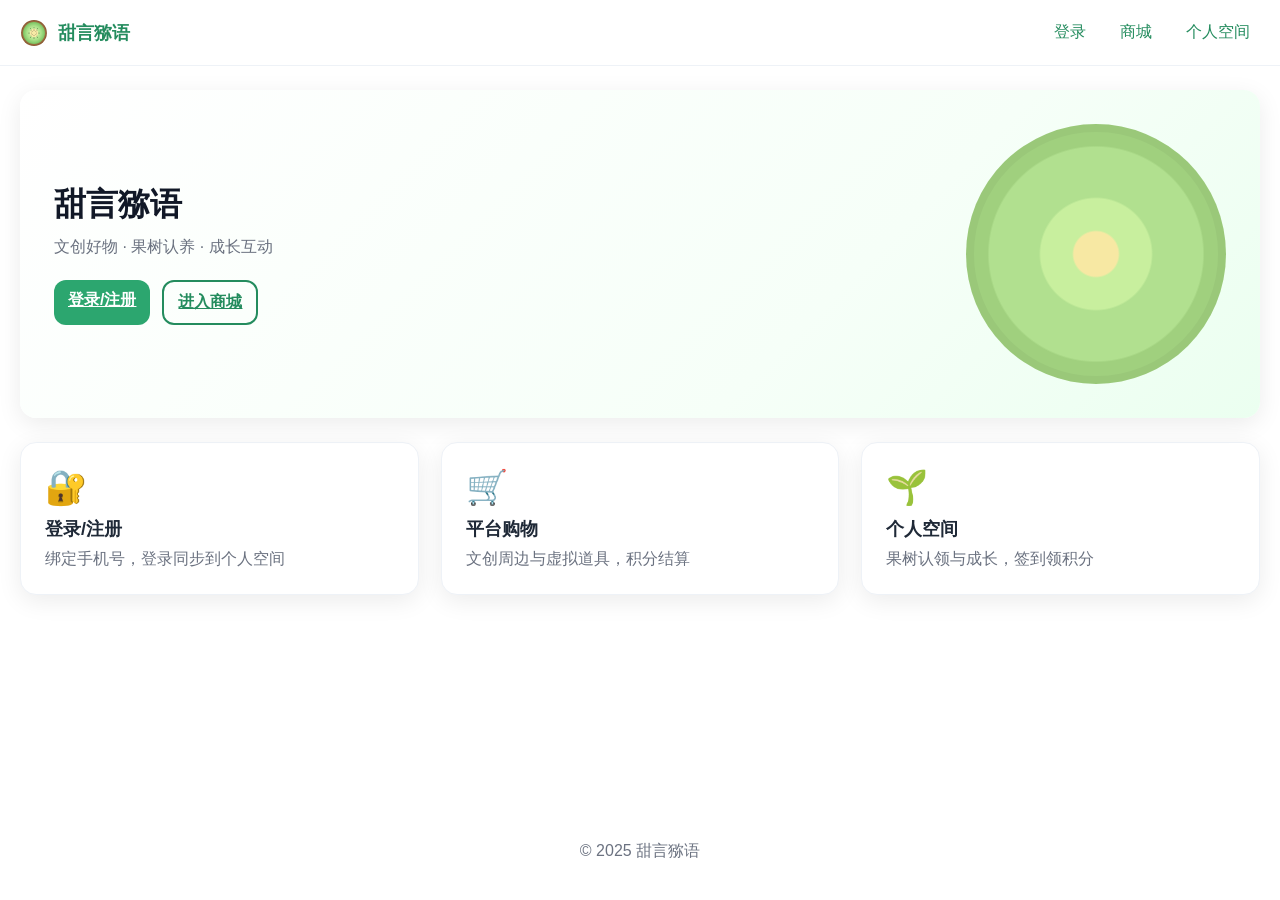
<file: index.html>
<!DOCTYPE html>
<html lang="zh-CN">
<head>
  <meta charset="UTF-8">
  <meta name="viewport" content="width=device-width, initial-scale=1.0">
  <title>甜言猕语 - 首页</title>
  <link rel="icon" type="image/svg+xml" href="./assets/icons/kiwi.svg">
  <link rel="stylesheet" href="./styles/theme.css">
  <meta name="theme-color" content="#2ca66f">
  <meta name="description" content="甜言猕语 - 猕猴桃文创与认养平台，积分商城与果树成长互动。">
</head>
<body class="page page--home">
  <header class="site-header">
    <div class="brand">
      <img class="brand__logo" src="./assets/icons/kiwi.svg" alt="甜言猕语标志">
      <h1 class="brand__title">甜言猕语</h1>
    </div>
    <nav class="top-nav">
      <a class="top-nav__link" href="./pages/login.html">登录</a>
      <a class="top-nav__link" href="./pages/shop.html">商城</a>
      <a class="top-nav__link" href="./pages/space.html">个人空间</a>
    </nav>
  </header>

  <main class="home">
    <section class="hero">
      <div class="hero__content">
        <h2 class="hero__title">甜言猕语</h2>
        <p class="hero__subtitle">文创好物 · 果树认养 · 成长互动</p>
        <div class="hero__cta">
          <a class="btn btn--primary" href="./pages/login.html">登录/注册</a>
          <a class="btn btn--outline" href="./pages/shop.html">进入商城</a>
        </div>
      </div>
      <div class="hero__kiwi-rings" aria-hidden="true"></div>
    </section>

    <section class="modules">
      <article class="module-card" onclick="window.location.href='./pages/login.html'">
        <div class="module-card__icon">
          <span class="emoji">🔐</span>
        </div>
        <h3 class="module-card__title">登录/注册</h3>
        <p class="module-card__desc">绑定手机号，登录同步到个人空间</p>
      </article>

      <article class="module-card" onclick="window.location.href='./pages/shop.html'">
        <div class="module-card__icon">
          <span class="emoji">🛒</span>
        </div>
        <h3 class="module-card__title">平台购物</h3>
        <p class="module-card__desc">文创周边与虚拟道具，积分结算</p>
      </article>

      <article class="module-card" onclick="window.location.href='./pages/space.html'">
        <div class="module-card__icon">
          <span class="emoji">🌱</span>
        </div>
        <h3 class="module-card__title">个人空间</h3>
        <p class="module-card__desc">果树认领与成长，签到领积分</p>
      </article>
    </section>
  </main>

  <footer class="site-footer">
    <p>© 2025 甜言猕语</p>
  </footer>

  <script src="./scripts/main.js"></script>
</body>
</html>
</file>
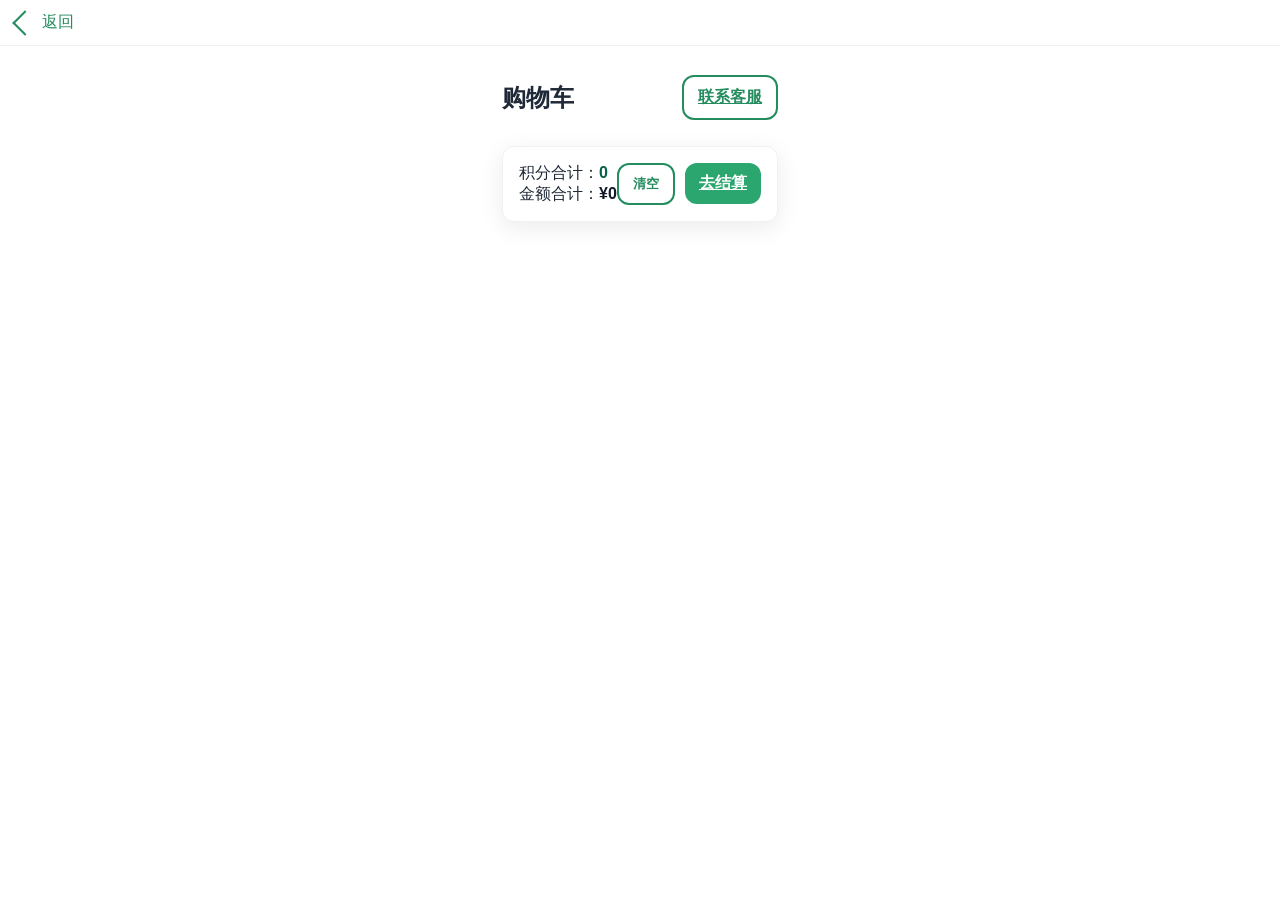
<file: pages/cart.html>
<!DOCTYPE html>
<html lang="zh-CN">
<head>
  <meta charset="UTF-8">
  <meta name="viewport" content="width=device-width, initial-scale=1.0">
  <title>购物车 - 甜言猕语</title>
  <link rel="icon" type="image/svg+xml" href="../assets/icons/kiwi.svg">
  <link rel="stylesheet" href="../styles/theme.css">
</head>
<body class="page">
  <div class="back-bar">
    <a class="back-btn" href="./shop.html"><i class="back-btn__icon"></i> 返回</a>
  </div>
  <main class="container">
    <div class="actions" style="justify-content: space-between;">
      <h2>购物车</h2>
      <a class="btn btn--outline" href="./chat.html">联系客服</a>
    </div>
    <div id="list" class="grid"></div>
    <div class="card" style="margin-top:12px; display:flex; justify-content:space-between; align-items:center;">
      <div>
        <div>积分合计：<span class="points" id="sumPoints">0</span></div>
        <div>金额合计：<span class="price" id="sumPrice">¥0</span></div>
      </div>
      <div class="actions">
        <button class="btn btn--outline" id="clear">清空</button>
        <a class="btn btn--primary" href="./checkout.html">去结算</a>
      </div>
    </div>
  </main>
  <script src="../scripts/main.js"></script>
  <script src="../scripts/cart.js"></script>
</body>
</html>
</file>
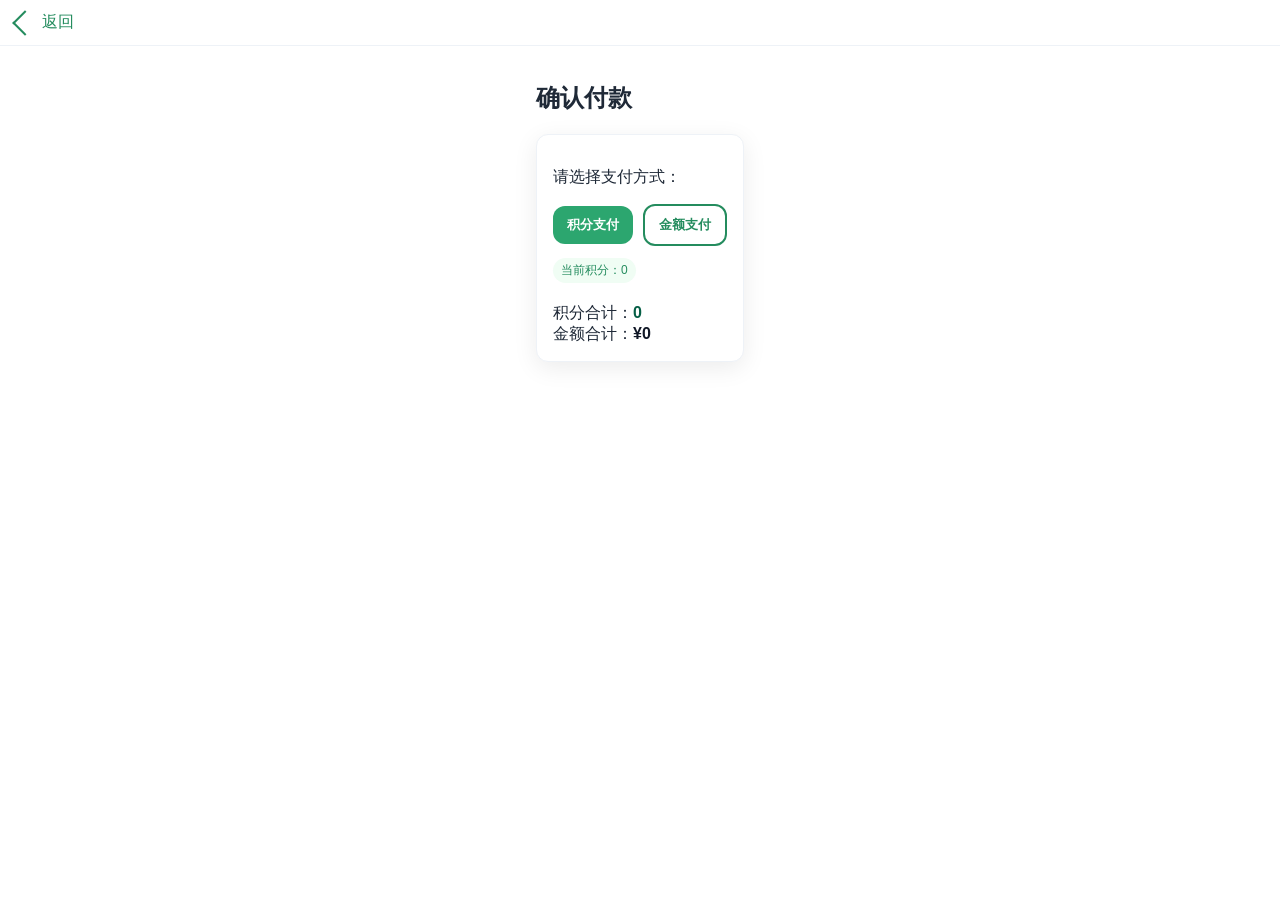
<file: pages/checkout.html>
<!DOCTYPE html>
<html lang="zh-CN">
<head>
  <meta charset="UTF-8">
  <meta name="viewport" content="width=device-width, initial-scale=1.0">
  <title>确认付款 - 甜言猕语</title>
  <link rel="icon" type="image/svg+xml" href="../assets/icons/kiwi.svg">
  <link rel="stylesheet" href="../styles/theme.css">
</head>
<body class="page">
  <div class="back-bar">
    <a class="back-btn" href="./cart.html"><i class="back-btn__icon"></i> 返回</a>
  </div>
  <main class="container">
    <h2>确认付款</h2>
    <div class="card">
      <p>请选择支付方式：</p>
      <div class="actions">
        <button class="btn btn--primary" id="pay-points">积分支付</button>
        <button class="btn btn--outline" id="pay-money" title="示例：仅提示成功">金额支付</button>
      </div>
      <p class="badge">当前积分：<span id="points">0</span></p>
      <div style="margin-top:8px;">
        <div>积分合计：<span class="points" id="sumPoints">0</span></div>
        <div>金额合计：<span class="price" id="sumPrice">¥0</span></div>
      </div>
    </div>
  </main>
  <script src="../scripts/main.js"></script>
  <script src="../scripts/checkout.js"></script>
</body>
</html>
</file>
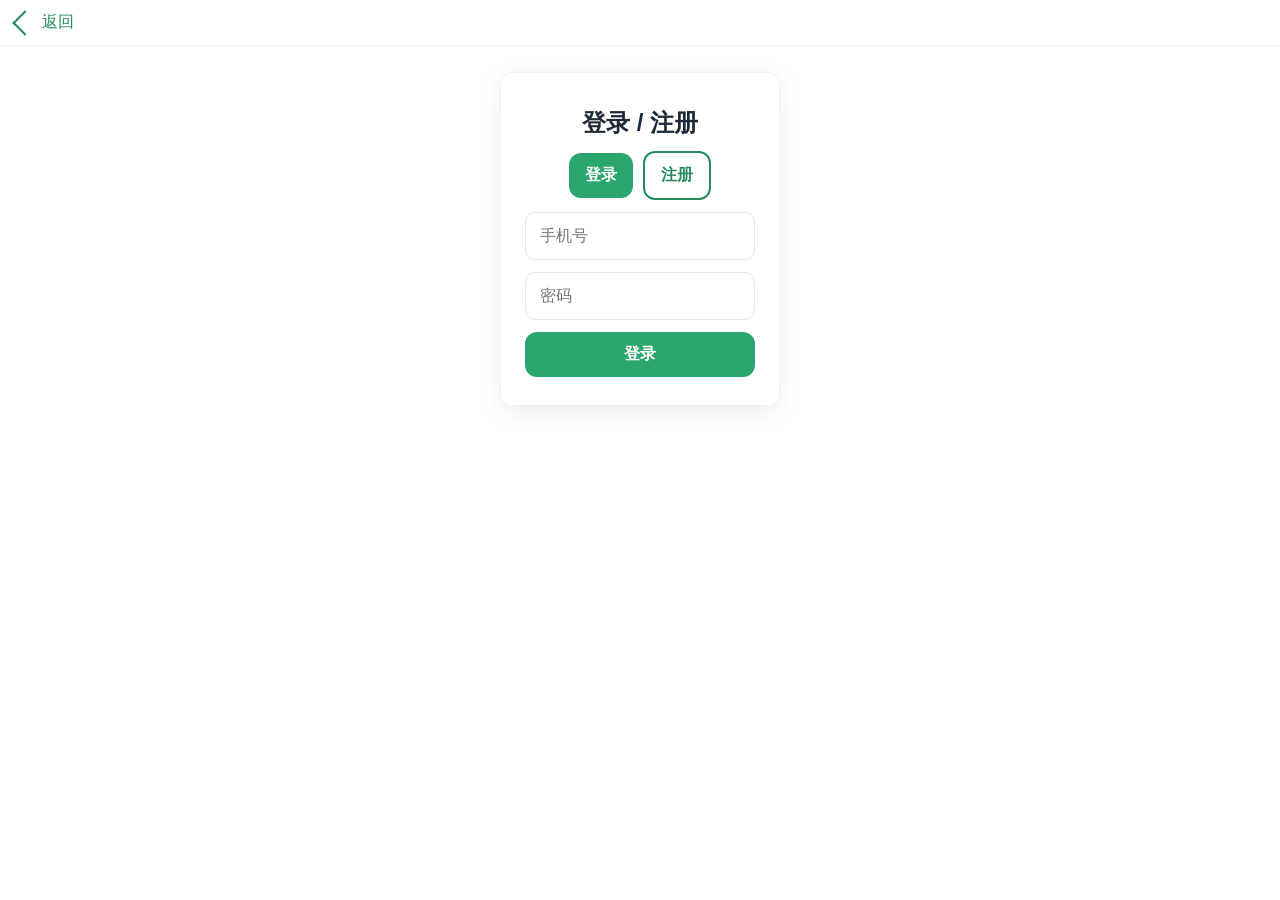
<file: pages/login.html>
<!DOCTYPE html>
<html lang="zh-CN">
<head>
  <meta charset="UTF-8">
  <meta name="viewport" content="width=device-width, initial-scale=1.0">
  <title>登录 / 注册 - 甜言猕语</title>
  <link rel="icon" type="image/svg+xml" href="../assets/icons/kiwi.svg">
  <link rel="stylesheet" href="../styles/theme.css">
</head>
<body class="page">
  <div class="back-bar">
    <a class="back-btn" href="../index.html"><i class="back-btn__icon"></i> 返回</a>
  </div>
  <main class="container auth-layout">
    <div class="card auth-card">
      <h2>登录 / 注册</h2>
      <div class="actions" style="margin-bottom:12px;">
        <button class="btn btn--primary" id="tab-login">登录</button>
        <button class="btn btn--outline" id="tab-register">注册</button>
      </div>
      <form id="form-login" class="form">
        <input class="input" type="tel" placeholder="手机号" required id="login-phone">
        <input class="input" type="password" placeholder="密码" required id="login-pass">
        <button class="btn btn--primary" type="submit">登录</button>
      </form>
      <form id="form-register" class="form" style="display:none;">
        <input class="input" type="tel" placeholder="手机号" required id="reg-phone">
        <input class="input" type="text" placeholder="用户名" required id="reg-name">
        <input class="input" type="password" placeholder="密码" required id="reg-pass">
        <button class="btn btn--primary" type="submit">注册</button>
      </form>
    </div>
  </main>

  <script src="../scripts/main.js"></script>
  <script src="../scripts/login.js"></script>
</body>
</html>
</file>
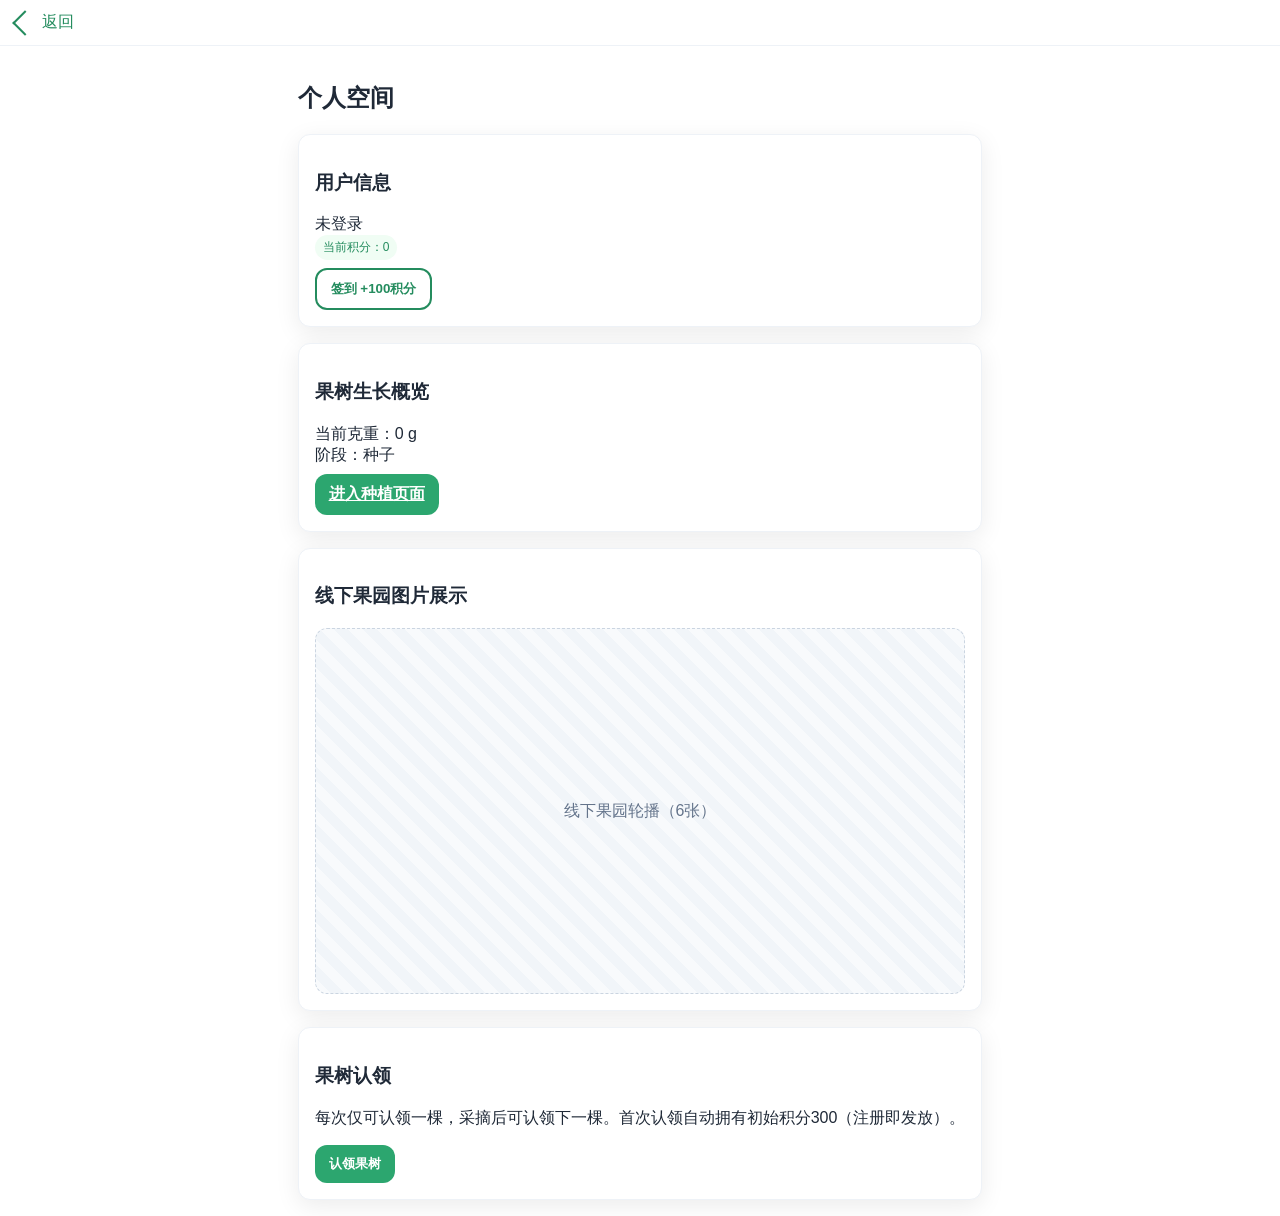
<file: pages/space.html>
<!DOCTYPE html>
<html lang="zh-CN">
<head>
  <meta charset="UTF-8">
  <meta name="viewport" content="width=device-width, initial-scale=1.0">
  <title>个人空间 - 甜言猕语</title>
  <link rel="icon" type="image/svg+xml" href="../assets/icons/kiwi.svg">
  <link rel="stylesheet" href="../styles/theme.css">
</head>
<body class="page">
  <div class="back-bar">
    <a class="back-btn" href="../index.html"><i class="back-btn__icon"></i> 返回</a>
  </div>
  <main class="container">
    <h2>个人空间</h2>
    <div class="grid">
      <div class="card">
        <h3>用户信息</h3>
        <div id="userInfo">未登录</div>
        <div class="badge">当前积分：<span id="points">0</span></div>
        <div class="actions" style="margin-top:8px;">
          <button class="btn btn--outline" id="sign">签到 +100积分</button>
        </div>
      </div>
      <div class="card">
        <h3>果树生长概览</h3>
        <div>当前克重：<span id="weight">0</span> g</div>
        <div id="stage">阶段：种子</div>
        <div class="actions" style="margin-top:8px;">
          <a class="btn btn--primary" href="./tree.html">进入种植页面</a>
        </div>
      </div>
      <div class="card">
        <h3>线下果园图片展示</h3>
        <div id="carousel" class="placeholder" style="aspect-ratio:16/9;">线下果园轮播（6张）</div>
      </div>
      <div class="card">
        <h3>果树认领</h3>
        <p>每次仅可认领一棵，采摘后可认领下一棵。首次认领自动拥有初始积分300（注册即发放）。</p>
        <div class="actions">
          <button class="btn btn--primary" id="claim">认领果树</button>
        </div>
      </div>
    </div>
  </main>
  <script src="../scripts/main.js"></script>
  <script src="../scripts/space.js"></script>
</body>
</html>
</file>
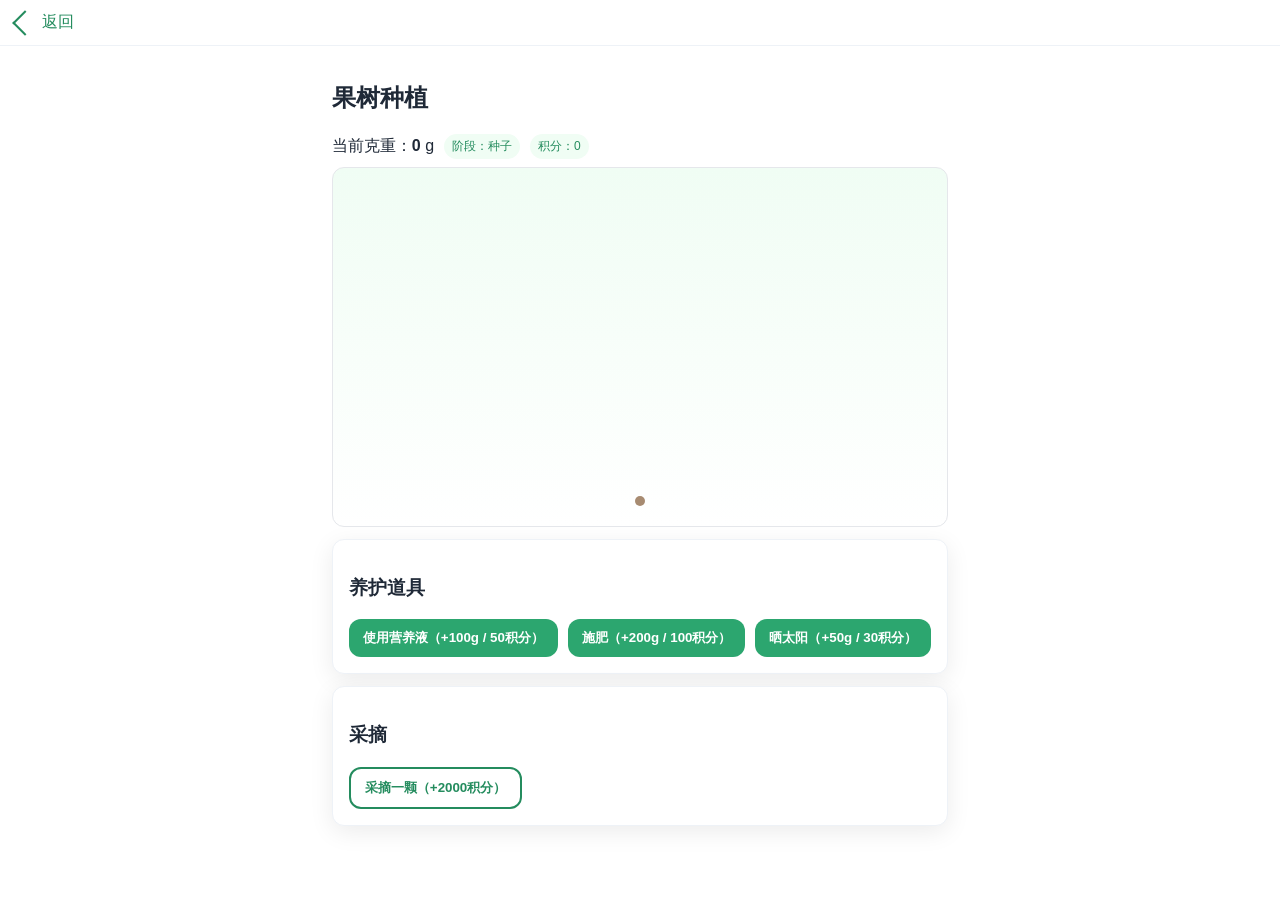
<file: pages/tree.html>
<!DOCTYPE html>
<html lang="zh-CN">
<head>
  <meta charset="UTF-8">
  <meta name="viewport" content="width=device-width, initial-scale=1.0">
  <title>果树种植 - 甜言猕语</title>
  <link rel="icon" type="image/svg+xml" href="../assets/icons/kiwi.svg">
  <link rel="stylesheet" href="../styles/theme.css">
  <style>
    .farm { max-width: 960px; margin: 0 auto; }
    .canvas { height: 360px; border:1px solid #e5e7eb; border-radius:12px; background:linear-gradient(#f0fdf4,#ffffff); display:grid; place-items:center; position:relative; overflow:hidden; }
    .seed, .sprout, .sapling, .adult, .fruiting { position:absolute; bottom:20px; }
    .rack { position:absolute; bottom:70px; left:50%; width:70%; height:8px; background:#c8b197; transform:translateX(-50%); box-shadow:0 4px 0 #a78b71; border-radius:4px; display:none; }
    .vine { position:absolute; left:50%; bottom:80px; width:2px; background:#2ca66f; transform-origin:bottom; box-shadow:0 0 0 2px #2ca66f; border-radius:2px; }
    .leaf { width:14px; height:8px; background:#79c16c; border-radius:8px 8px 8px 0; transform:rotate(25deg); position:absolute; }
    .kiwi { width:18px; height:24px; background:#8b6a46; border-radius:12px; position:absolute; box-shadow: inset 0 0 6px #5e4630; }
  </style>
</head>
<body class="page">
  <div class="back-bar">
    <a class="back-btn" href="./space.html"><i class="back-btn__icon"></i> 返回</a>
  </div>
  <main class="container farm">
    <h2>果树种植</h2>
    <div class="actions" style="margin-bottom:8px;">
      <span>当前克重：<strong id="weight">0</strong> g</span>
      <span class="badge" id="stage">阶段：种子</span>
      <span class="badge">积分：<span id="points">0</span></span>
    </div>
    <div class="canvas" id="canvas">
      <div class="rack" id="rack"></div>
    </div>
    <div class="card" style="margin-top:12px;">
      <h3>养护道具</h3>
      <div class="actions">
        <button class="btn btn--primary" id="use-nyy">使用营养液（+100g / 50积分）</button>
        <button class="btn btn--primary" id="use-fl">施肥（+200g / 100积分）</button>
        <button class="btn btn--primary" id="use-yg">晒太阳（+50g / 30积分）</button>
      </div>
    </div>
    <div class="card" style="margin-top:12px;">
      <h3>采摘</h3>
      <button class="btn btn--outline" id="harvest">采摘一颗（+2000积分）</button>
    </div>
  </main>
  <script src="../scripts/main.js"></script>
  <script src="../scripts/tree.js"></script>
</body>
</html>
</file>
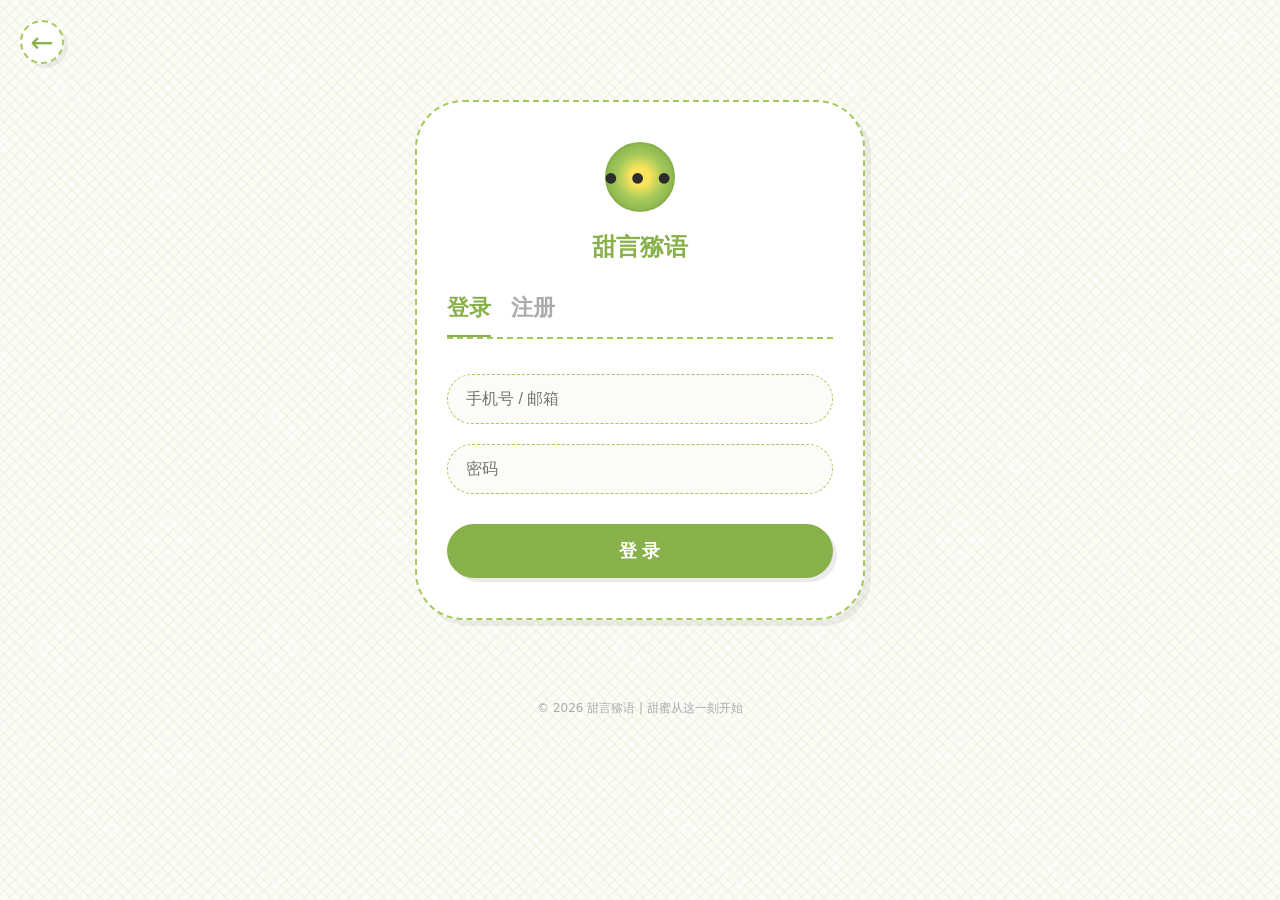
<file: 网页设计/login.html>
<!DOCTYPE html>
<html lang="zh-CN">
<head>
    <meta charset="UTF-8">
    <meta name="viewport" content="width=device-width, initial-scale=1.0, user-scalable=yes">
    <title>登录/注册 - 甜言猕语</title>
    <link rel="stylesheet" href="https://cdnjs.cloudflare.com/ajax/libs/font-awesome/6.0.0-beta3/css/all.min.css">
    <style>
        * {
            margin: 0;
            padding: 0;
            box-sizing: border-box;
        }

        body {
            background-color: #FDFBF7;
            font-family: 'Nunito', 'Quicksand', system-ui, sans-serif;
            padding: 20px;
            position: relative;
        }

        /* 手绘背景纹理 */
        body::before {
            content: "";
            position: fixed;
            top: 0;
            left: 0;
            width: 100%;
            height: 100%;
            background-image: 
                repeating-linear-gradient(45deg, rgba(163,201,90,0.08) 0px, rgba(163,201,90,0.08) 2px, transparent 2px, transparent 8px),
                repeating-linear-gradient(135deg, rgba(136,176,75,0.06) 0px, rgba(136,176,75,0.06) 2px, transparent 2px, transparent 8px);
            z-index: -1;
            pointer-events: none;
        }

        :root {
            --green-dark: #88B04B;
            --green-mid: #A3C95A;
            --green-light: #D3E0B3;
        }

        /* 返回按钮 */
        .back-btn {
            position: fixed;
            top: 20px;
            left: 20px;
            font-size: 28px;
            color: var(--green-dark);
            background: white;
            width: 44px;
            height: 44px;
            border-radius: 30px;
            display: flex;
            align-items: center;
            justify-content: center;
            box-shadow: 4px 4px 0 rgba(0,0,0,0.06);
            cursor: pointer;
            z-index: 99;
            text-decoration: none;
            border: 2px dashed var(--green-mid);
            transition: 0.2s;
        }
        .back-btn:hover {
            transform: translateX(-2px);
            box-shadow: 6px 6px 0 rgba(0,0,0,0.08);
        }

        .container {
            max-width: 450px;
            margin: 80px auto;
            background: white;
            border-radius: 48px;
            padding: 40px 30px;
            border: 2px dashed var(--green-mid);
            box-shadow: 6px 6px 0 rgba(0,0,0,0.06);
            position: relative;
        }

        .logo {
            text-align: center;
            margin-bottom: 30px;
        }
        .logo .kiwi-logo {
            display: inline-block;
            width: 70px;
            height: 70px;
            background: radial-gradient(circle, #F9E45B 20%, #A3C95A 50%, #88B04B 80%);
            border-radius: 50%;
            position: relative;
            border: 2px solid var(--green-dark);
        }
        .logo .kiwi-logo::before {
            content: "● ● ●";
            position: absolute;
            font-size: 14px;
            color: #2c2c2c;
            top: 50%;
            left: 50%;
            transform: translate(-50%, -50%);
            letter-spacing: 5px;
            white-space: nowrap;
        }
        .logo h2 {
            color: var(--green-dark);
            margin-top: 15px;
            font-size: 24px;
        }

        .tabs {
            display: flex;
            gap: 20px;
            margin-bottom: 35px;
            border-bottom: 2px dashed var(--green-mid);
        }
        .tab {
            font-size: 22px;
            font-weight: bold;
            padding-bottom: 12px;
            cursor: pointer;
            color: #aaa;
        }
        .tab.active {
            color: var(--green-dark);
            border-bottom: 2px solid var(--green-dark);
        }

        .form-group {
            margin-bottom: 20px;
        }
        input {
            width: 100%;
            padding: 15px 18px;
            border: 1.5px dashed var(--green-mid);
            border-radius: 40px;
            font-size: 16px;
            outline: none;
            background: #FDFBF7;
            transition: 0.2s;
        }
        input:focus {
            border-color: var(--green-dark);
            border-style: solid;
        }

        .btn {
            background: var(--green-dark);
            color: white;
            border: none;
            width: 100%;
            padding: 15px;
            border-radius: 60px;
            font-size: 18px;
            font-weight: bold;
            cursor: pointer;
            margin-top: 10px;
            box-shadow: 4px 4px 0 rgba(0,0,0,0.08);
            transition: 0.2s;
        }
        .btn:hover {
            transform: translateY(-2px);
            box-shadow: 6px 6px 0 rgba(0,0,0,0.1);
        }

        .form-panel {
            display: none;
        }
        .form-panel.active-panel {
            display: block;
        }

        footer {
            text-align: center;
            font-size: 12px;
            color: #aaa;
            margin-top: 40px;
        }
    </style>
</head>
<body>

<a class="back-btn" href="index.html">←</a>

<div class="container">
    <div class="logo">
        <div class="kiwi-logo"></div>
        <h2>甜言猕语</h2>
    </div>
    <div class="tabs">
        <div class="tab active" data-tab="login">登录</div>
        <div class="tab" data-tab="register">注册</div>
    </div>

    <div id="loginPanel" class="form-panel active-panel">
        <div class="form-group"><input type="text" id="loginAccount" placeholder="手机号 / 邮箱"></div>
        <div class="form-group"><input type="password" id="loginPwd" placeholder="密码"></div>
        <button class="btn" id="doLogin">登 录</button>
    </div>

    <div id="registerPanel" class="form-panel">
        <div class="form-group"><input type="text" id="regPhone" placeholder="手机号"></div>
        <div class="form-group"><input type="text" id="regName" placeholder="用户名"></div>
        <div class="form-group"><input type="password" id="regPwd" placeholder="密码"></div>
        <button class="btn" id="doRegister">注 册</button>
    </div>
</div>

<footer>© 2026 甜言猕语 | 甜蜜从这一刻开始</footer>

<script>
    const tabs = document.querySelectorAll('.tab');
    const loginPanel = document.getElementById('loginPanel');
    const registerPanel = document.getElementById('registerPanel');
    tabs.forEach(tab => {
        tab.addEventListener('click', () => {
            tabs.forEach(t => t.classList.remove('active'));
            tab.classList.add('active');
            if(tab.dataset.tab === 'login') {
                loginPanel.classList.add('active-panel');
                registerPanel.classList.remove('active-panel');
            } else {
                registerPanel.classList.add('active-panel');
                loginPanel.classList.remove('active-panel');
            }
        });
    });

    document.getElementById('doRegister').addEventListener('click', () => {
        let phone = document.getElementById('regPhone').value.trim();
        let name = document.getElementById('regName').value.trim();
        let pwd = document.getElementById('regPwd').value.trim();
        if(!phone || !name || !pwd) { alert('请填写完整信息'); return; }
        let user = { phone, username: name, password: pwd, points: 300, currentTree: null };
        localStorage.setItem('kiwi_user', JSON.stringify(user));
        if(!localStorage.getItem('kiwi_tree')) {
            localStorage.setItem('kiwi_tree', JSON.stringify({ weight_g: 0, lastSignDate: null, currentTreeId: null }));
        }
        alert('注册成功！赠送300积分');
        location.href = 'personal-space.html';
    });

    document.getElementById('doLogin').addEventListener('click', () => {
        let account = document.getElementById('loginAccount').value.trim();
        let pwd = document.getElementById('loginPwd').value.trim();
        let stored = localStorage.getItem('kiwi_user');
        if(stored) {
            let user = JSON.parse(stored);
            if((account === user.phone || account === user.username) && pwd === user.password) {
                alert('登录成功');
                location.href = 'personal-space.html';
            } else { alert('账号或密码错误'); }
        } else {
            alert('请先注册');
        }
    });
</script>
</body>
</html>
</file>
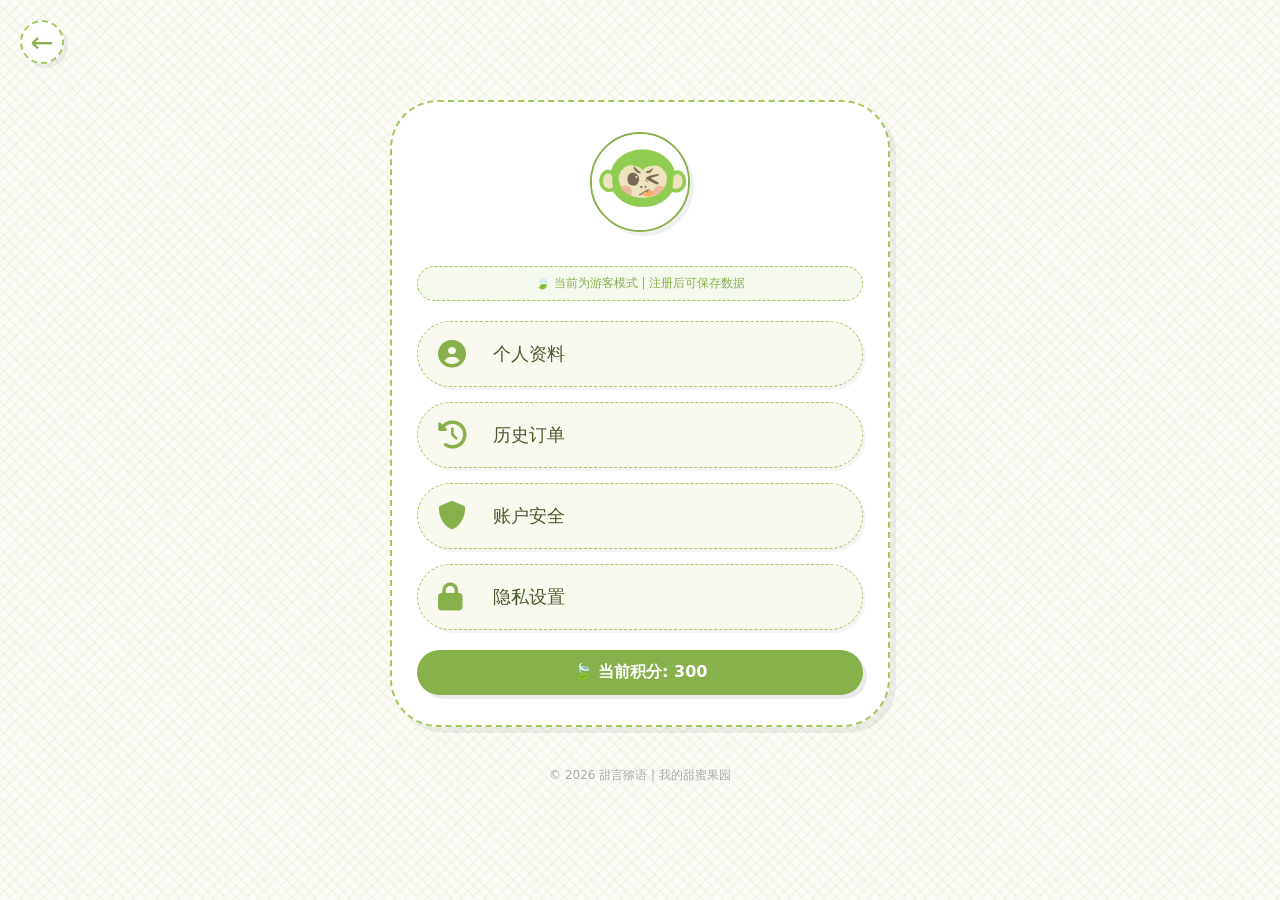
<file: 网页设计/personal-space.html>
<!DOCTYPE html>
<html lang="zh-CN">
<head>
    <meta charset="UTF-8">
    <meta name="viewport" content="width=device-width, initial-scale=1.0, user-scalable=yes">
    <title>个人空间 - 甜言猕语</title>
    <link rel="stylesheet" href="https://cdnjs.cloudflare.com/ajax/libs/font-awesome/6.0.0-beta3/css/all.min.css">
    <style>
        * {
            margin: 0;
            padding: 0;
            box-sizing: border-box;
        }

        body {
            background-color: #FDFBF7;
            font-family: 'Nunito', 'Quicksand', system-ui, sans-serif;
            padding: 20px;
            position: relative;
        }

        body::before {
            content: "";
            position: fixed;
            top: 0;
            left: 0;
            width: 100%;
            height: 100%;
            background-image: 
                repeating-linear-gradient(45deg, rgba(163,201,90,0.08) 0px, rgba(163,201,90,0.08) 2px, transparent 2px, transparent 8px),
                repeating-linear-gradient(135deg, rgba(136,176,75,0.06) 0px, rgba(136,176,75,0.06) 2px, transparent 2px, transparent 8px);
            z-index: -1;
            pointer-events: none;
        }

        :root {
            --green-dark: #88B04B;
            --green-mid: #A3C95A;
            --green-light: #D3E0B3;
        }

        .back-btn {
            position: fixed;
            top: 20px;
            left: 20px;
            font-size: 28px;
            color: var(--green-dark);
            background: white;
            width: 44px;
            height: 44px;
            border-radius: 30px;
            display: flex;
            align-items: center;
            justify-content: center;
            box-shadow: 4px 4px 0 rgba(0,0,0,0.06);
            cursor: pointer;
            z-index: 99;
            text-decoration: none;
            border: 2px dashed var(--green-mid);
            transition: 0.2s;
        }
        .back-btn:hover {
            transform: translateX(-2px);
            box-shadow: 6px 6px 0 rgba(0,0,0,0.08);
        }

        .container {
            max-width: 500px;
            margin: 80px auto 30px;
            background: white;
            border-radius: 48px;
            padding: 30px 25px;
            border: 2px dashed var(--green-mid);
            box-shadow: 6px 6px 0 rgba(0,0,0,0.06);
        }

        .avatar {
            text-align: center;
            margin-bottom: 30px;
        }
        .avatar img {
            width: 100px;
            height: 100px;
            border-radius: 50%;
            object-fit: cover;
            border: 2px solid var(--green-dark);
            box-shadow: 4px 4px 0 rgba(0,0,0,0.06);
        }

        .guest-tag {
            background: #F5F9EE;
            color: var(--green-dark);
            padding: 8px;
            border-radius: 30px;
            text-align: center;
            font-size: 12px;
            margin-bottom: 20px;
            border: 1px dashed var(--green-mid);
        }

        .module {
            background: #F9F9F0;
            margin: 15px 0;
            padding: 18px 20px;
            border-radius: 60px;
            display: flex;
            align-items: center;
            gap: 15px;
            cursor: pointer;
            transition: 0.2s;
            border: 1px dashed var(--green-mid);
            box-shadow: 3px 3px 0 rgba(0,0,0,0.04);
        }
        .module:hover {
            transform: translateY(-2px);
            box-shadow: 5px 5px 0 rgba(0,0,0,0.08);
        }
        .module i {
            font-size: 28px;
            color: var(--green-dark);
            width: 40px;
        }
        .module span {
            font-size: 18px;
            font-weight: 500;
            color: #4a5b2e;
        }

        .points-badge {
            background: var(--green-dark);
            color: white;
            padding: 12px;
            border-radius: 60px;
            text-align: center;
            margin-top: 20px;
            font-weight: bold;
            box-shadow: 4px 4px 0 rgba(0,0,0,0.08);
        }

        footer {
            text-align: center;
            font-size: 12px;
            color: #aaa;
            margin-top: 40px;
        }
    </style>
</head>
<body>
<a class="back-btn" href="index.html">←</a>
<div class="container">
    <div class="avatar">
        <img src="avatar.png" alt="头像" onerror="this.src='data:image/svg+xml,%3Csvg xmlns=%22http://www.w3.org/2000/svg%22 viewBox=%220 0 100 100%22%3E%3Ccircle cx=%2250%22 cy=%2250%22 r=%2245%22 fill=%22%238B5E3C%22/%3E%3Ctext x=%2250%22 y=%2270%22 text-anchor=%22middle%22 font-size=%2240%22 fill=%22white%22%3E🐵%3C/text%3E%3C/svg%3E'">
    </div>
    <div class="guest-tag" id="guestTag">🍃 当前为游客模式 | 注册后可保存数据</div>
    <div class="module" onclick="alert('个人资料：可编辑昵称、手机等')"><i class="fas fa-user-circle"></i> <span>个人资料</span></div>
    <div class="module" onclick="alert('历史订单：暂无订单')"><i class="fas fa-history"></i> <span>历史订单</span></div>
    <div class="module" onclick="alert('账户安全：修改密码')"><i class="fas fa-shield-alt"></i> <span>账户安全</span></div>
    <div class="module" onclick="alert('隐私设置：谁可以看我的动态')"><i class="fas fa-lock"></i> <span>隐私设置</span></div>
    <div class="points-badge" id="pointsShow">🍃 当前积分: --</div>
</div>
<footer>© 2026 甜言猕语 | 我的甜蜜果园</footer>
<script>
    let user = JSON.parse(localStorage.getItem('kiwi_user'));
    if(!user) {
        user = { phone: 'guest', username: '游客', password: '', points: 300, currentTree: null, isGuest: true };
        localStorage.setItem('kiwi_user', JSON.stringify(user));
    }
    if(user.isGuest) {
        document.getElementById('guestTag').innerHTML = '🍃 当前为游客模式 | 注册后可保存数据';
    }
    let points = user?.points || 300;
    document.getElementById('pointsShow').innerText = `🍃 当前积分: ${points}`;
    if(!localStorage.getItem('kiwi_tree')) {
        localStorage.setItem('kiwi_tree', JSON.stringify({ weight_g: 0, lastSignDate: null, currentTreeId: null }));
    }
</script>
</body>
</html>
</file>
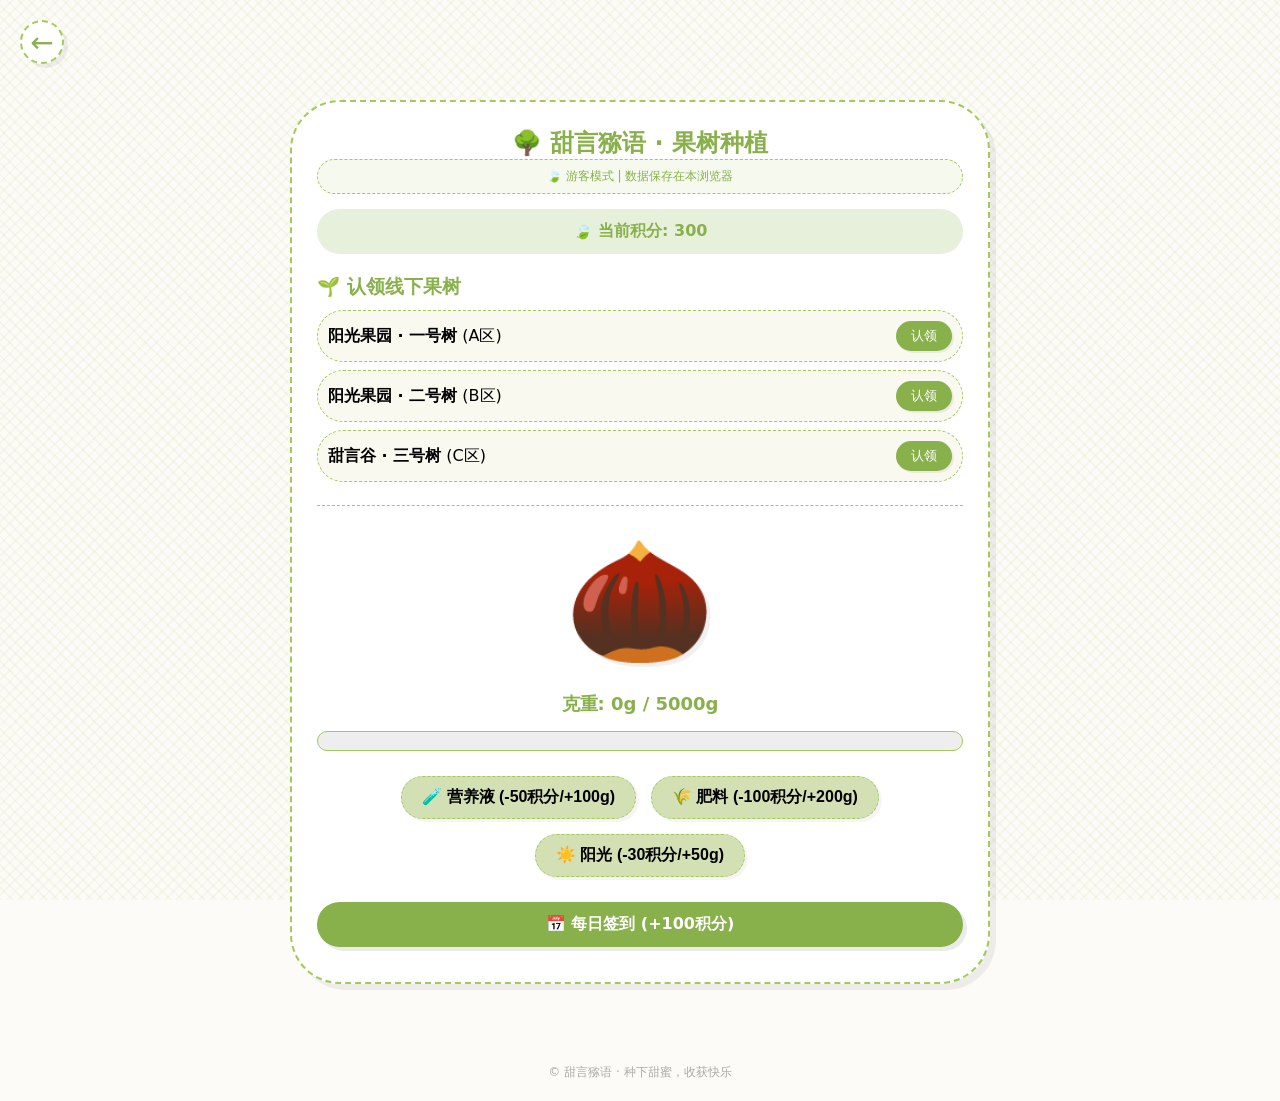
<file: 网页设计/planting.html>
<!DOCTYPE html>
<html lang="zh-CN">
<head>
    <meta charset="UTF-8">
    <meta name="viewport" content="width=device-width, initial-scale=1.0, user-scalable=yes">
    <title>甜言猕语 - 果树种植</title>
    <link rel="stylesheet" href="https://cdnjs.cloudflare.com/ajax/libs/font-awesome/6.0.0-beta3/css/all.min.css">
    <style>
        * {
            margin: 0;
            padding: 0;
            box-sizing: border-box;
        }

        body {
            background-color: #FDFBF7;
            font-family: 'Nunito', 'Quicksand', system-ui, sans-serif;
            padding: 20px;
            position: relative;
        }

        body::before {
            content: "";
            position: fixed;
            top: 0;
            left: 0;
            width: 100%;
            height: 100%;
            background-image: 
                repeating-linear-gradient(45deg, rgba(163,201,90,0.08) 0px, rgba(163,201,90,0.08) 2px, transparent 2px, transparent 8px),
                repeating-linear-gradient(135deg, rgba(136,176,75,0.06) 0px, rgba(136,176,75,0.06) 2px, transparent 2px, transparent 8px);
            z-index: -1;
            pointer-events: none;
        }

        :root {
            --green-dark: #88B04B;
            --green-mid: #A3C95A;
            --green-light: #D3E0B3;
        }

        .back-btn {
            position: fixed;
            top: 20px;
            left: 20px;
            font-size: 28px;
            color: var(--green-dark);
            background: white;
            width: 44px;
            height: 44px;
            border-radius: 30px;
            display: flex;
            align-items: center;
            justify-content: center;
            box-shadow: 4px 4px 0 rgba(0,0,0,0.06);
            cursor: pointer;
            z-index: 99;
            text-decoration: none;
            border: 2px dashed var(--green-mid);
            transition: 0.2s;
        }
        .back-btn:hover {
            transform: translateX(-2px);
            box-shadow: 6px 6px 0 rgba(0,0,0,0.08);
        }

        .container {
            max-width: 700px;
            margin: 80px auto;
            background: white;
            border-radius: 50px;
            padding: 25px;
            border: 2px dashed var(--green-mid);
            box-shadow: 6px 6px 0 rgba(0,0,0,0.06);
        }

        .guest-tag {
            background: #F5F9EE;
            color: var(--green-dark);
            padding: 8px;
            border-radius: 30px;
            text-align: center;
            font-size: 12px;
            margin-bottom: 15px;
            border: 1px dashed var(--green-mid);
        }

        .points-show {
            background: #E6F0DA;
            padding: 12px;
            border-radius: 40px;
            text-align: center;
            margin-bottom: 20px;
            font-weight: bold;
            color: var(--green-dark);
        }

        .tree-list {
            margin-bottom: 25px;
            border-bottom: 1px dashed var(--green-mid);
            padding-bottom: 15px;
        }
        .tree-list h3 {
            color: var(--green-dark);
            margin-bottom: 10px;
        }
        .tree-item {
            display: flex;
            justify-content: space-between;
            align-items: center;
            padding: 10px;
            background: #F9F9F0;
            margin: 8px 0;
            border-radius: 30px;
            border: 1px dashed var(--green-mid);
        }
        .tree-item button {
            background: var(--green-dark);
            color: white;
            border: none;
            padding: 6px 15px;
            border-radius: 30px;
            cursor: pointer;
            box-shadow: 2px 2px 0 rgba(0,0,0,0.06);
        }
        .tree-item button:disabled {
            background: #ccc;
            cursor: not-allowed;
        }

        .tree-stage {
            text-align: center;
            font-size: 120px;
            margin: 20px 0;
            animation: sway 2s infinite ease-in-out;
            cursor: pointer;
            filter: drop-shadow(4px 4px 0 rgba(0,0,0,0.06));
        }
        @keyframes sway {
            0%,100%{ transform: rotate(0deg); }
            50%{ transform: rotate(3deg); }
        }

        .weight-info {
            text-align: center;
            margin: 15px 0;
            font-size: 18px;
            font-weight: bold;
            color: var(--green-dark);
        }
        .weight-bar {
            background: #eee;
            border-radius: 20px;
            height: 20px;
            margin: 15px 0;
            overflow: hidden;
            border: 1px solid var(--green-mid);
        }
        .weight-fill {
            background: var(--green-dark);
            width: 0%;
            height: 100%;
            border-radius: 20px;
        }

        .actions {
            display: flex;
            gap: 15px;
            flex-wrap: wrap;
            margin: 25px 0;
            justify-content: center;
        }
        .action-btn {
            background: var(--green-light);
            padding: 10px 20px;
            border-radius: 60px;
            cursor: pointer;
            font-weight: bold;
            border: 1px dashed var(--green-mid);
            font-size: 16px;
            transition: 0.2s;
            box-shadow: 3px 3px 0 rgba(0,0,0,0.04);
        }
        .action-btn:hover {
            background: var(--green-mid);
            color: white;
            transform: translateY(-1px);
        }

        .sign-btn {
            background: var(--green-dark);
            color: white;
            padding: 12px;
            text-align: center;
            border-radius: 60px;
            cursor: pointer;
            margin: 10px 0;
            font-weight: bold;
            box-shadow: 4px 4px 0 rgba(0,0,0,0.08);
            transition: 0.2s;
        }
        .sign-btn:hover {
            transform: translateY(-2px);
            box-shadow: 6px 6px 0 rgba(0,0,0,0.1);
        }

        .harvest-btn {
            background: #F9E45B;
            color: #6B8E23;
            padding: 15px;
            text-align: center;
            border-radius: 60px;
            cursor: pointer;
            margin: 20px 0;
            font-weight: bold;
            font-size: 18px;
            border: 1px dashed var(--green-mid);
            box-shadow: 4px 4px 0 rgba(0,0,0,0.08);
            transition: 0.2s;
        }
        .harvest-btn:hover {
            transform: translateY(-2px);
        }

        footer {
            text-align: center;
            font-size: 12px;
            color: #aaa;
            margin-top: 30px;
        }
    </style>
</head>
<body>
<a class="back-btn" href="index.html">←</a>
<div class="container">
    <h2 style="color: var(--green-dark); text-align: center;">🌳 甜言猕语 · 果树种植</h2>
    
    <div class="guest-tag" id="guestTag">🍃 游客模式 | 数据保存在本浏览器</div>
    <div class="points-show" id="pointsDisplay">🍃 当前积分: --</div>
    
    <div class="tree-list">
        <h3>🌱 认领线下果树</h3>
        <div id="treeList"></div>
    </div>
    
    <div class="tree-stage" id="treeEmoji" onclick="alert('点击查看详情')">🌰</div>
    <div class="weight-info" id="weightText">克重: 0g</div>
    <div class="weight-bar"><div class="weight-fill" id="weightFill"></div></div>
    
    <div class="actions">
        <button class="action-btn" id="nutrientBtn">🧪 营养液 (-50积分/+100g)</button>
        <button class="action-btn" id="fertilizerBtn">🌾 肥料 (-100积分/+200g)</button>
        <button class="action-btn" id="sunBtn">☀️ 阳光 (-30积分/+50g)</button>
    </div>
    
    <div class="sign-btn" id="signBtn">📅 每日签到 (+100积分)</div>
    <div id="harvestBtn" class="harvest-btn" style="display:none;">🥝 可采摘！获得2000积分 🥝</div>
</div>
<footer>© 甜言猕语 · 种下甜蜜，收获快乐</footer>

<script>
    let user = JSON.parse(localStorage.getItem('kiwi_user'));
    if(!user) {
        user = { phone: 'guest', username: '游客', password: '', points: 300, currentTree: null, isGuest: true };
        localStorage.setItem('kiwi_user', JSON.stringify(user));
    }
    
    let treeData = JSON.parse(localStorage.getItem('kiwi_tree')) || { weight_g: 0, currentTreeId: null, lastSignDate: null };
    let points = user.points || 300;
    
    const trees = [
        { id: 1, name: '阳光果园 · 一号树', location: 'A区' },
        { id: 2, name: '阳光果园 · 二号树', location: 'B区' },
        { id: 3, name: '甜言谷 · 三号树', location: 'C区' }
    ];
    
    function saveAll() {
        localStorage.setItem('kiwi_user', JSON.stringify({...user, points: points}));
        localStorage.setItem('kiwi_tree', JSON.stringify(treeData));
        updateUI();
    }
    
    function getTreeStage(weight) {
        if(weight < 100) return { emoji: '🌰', name: '种子' };
        if(weight < 500) return { emoji: '🌱', name: '小苗(两片叶子)' };
        if(weight < 1000) return { emoji: '🌿', name: '小苗(五片叶子)' };
        if(weight < 2000) return { emoji: '🌳', name: '大苗' };
        if(weight < 4000) return { emoji: '🌲', name: '大树苗' };
        if(weight < 5000) return { emoji: '🍃🥝', name: '结果期' };
        return { emoji: '🥝🥝🥝', name: '成熟可采摘' };
    }
    
    function updateUI() {
        document.getElementById('pointsDisplay').innerHTML = `🍃 当前积分: ${points}`;
        let weight = treeData.weight_g || 0;
        document.getElementById('weightText').innerHTML = `克重: ${weight}g / 5000g`;
        let percent = Math.min(100, (weight / 5000) * 100);
        document.getElementById('weightFill').style.width = percent + '%';
        let stage = getTreeStage(weight);
        document.getElementById('treeEmoji').innerHTML = stage.emoji;
        if(weight >= 5000) {
            document.getElementById('harvestBtn').style.display = 'block';
        } else {
            document.getElementById('harvestBtn').style.display = 'none';
        }
        
        let treeHtml = '';
        trees.forEach(t => {
            let isCurrent = (treeData.currentTreeId === t.id);
            treeHtml += `<div class="tree-item">
                <span><strong>${t.name}</strong> (${t.location})</span>
                ${isCurrent ? '<span style="color: #88B04B;">✅ 已认领</span>' : 
                  `<button onclick="claimTree(${t.id})" ${treeData.currentTreeId ? 'disabled' : ''}>认领</button>`}
            </div>`;
        });
        document.getElementById('treeList').innerHTML = treeHtml;
    }
    
    window.claimTree = function(treeId) {
        if(treeData.currentTreeId) { alert('您已经认领了一棵果树，需要先采摘才能认领新的！'); return; }
        treeData.currentTreeId = treeId;
        treeData.weight_g = 0;
        saveAll();
        alert('认领成功！开始种植吧~');
    };
    
    function addWeight(addG, costPoints) {
        if(!treeData.currentTreeId) { alert('请先认领一棵果树！'); return false; }
        if(points < costPoints) { alert(`积分不足！需要${costPoints}积分`); return false; }
        points -= costPoints;
        treeData.weight_g = (treeData.weight_g || 0) + addG;
        if(treeData.weight_g >= 5000) treeData.weight_g = 5000;
        saveAll();
        return true;
    }
    
    document.getElementById('nutrientBtn').onclick = () => addWeight(100, 50);
    document.getElementById('fertilizerBtn').onclick = () => addWeight(200, 100);
    document.getElementById('sunBtn').onclick = () => addWeight(50, 30);
    
    document.getElementById('signBtn').onclick = () => {
        let today = new Date().toDateString();
        if(treeData.lastSignDate === today) { alert('今天已经签到过了！'); return; }
        points += 100;
        treeData.lastSignDate = today;
        saveAll();
        alert('签到成功！获得100积分');
    };
    
    document.getElementById('harvestBtn').onclick = () => {
        if(treeData.weight_g >= 5000) {
            points += 2000;
            treeData.weight_g = 0;
            let oldTreeId = treeData.currentTreeId;
            treeData.currentTreeId = null;
            saveAll();
            alert(`采摘成功！获得2000积分！\n您可以重新认领新的果树了~`);
        } else {
            alert('还未成熟，继续培育吧！');
        }
    };
    
    updateUI();
</script>
</body>
</html>
</file>
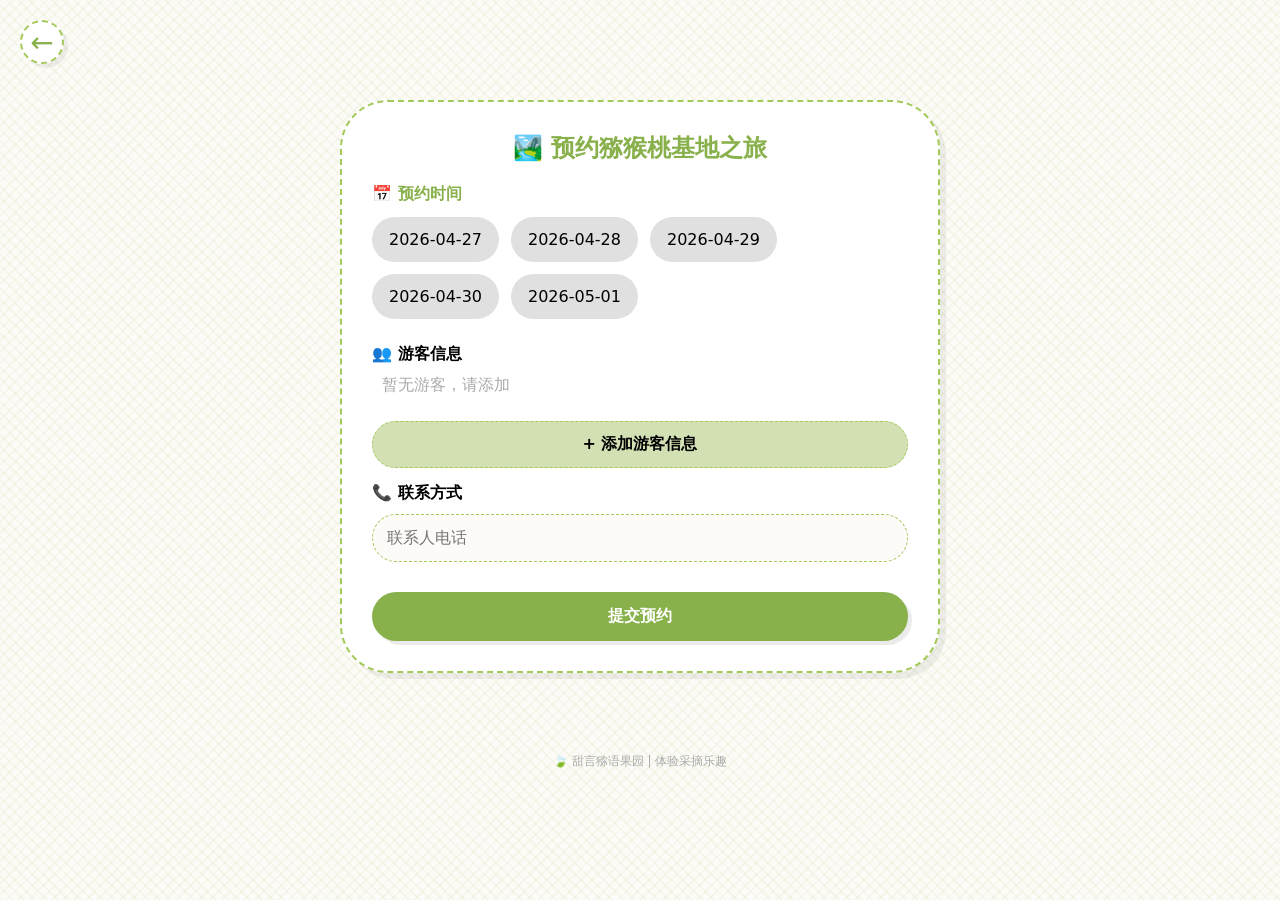
<file: 网页设计/travel-booking.html>
<!DOCTYPE html>
<html lang="zh-CN">
<head>
    <meta charset="UTF-8">
    <meta name="viewport" content="width=device-width, initial-scale=1.0, user-scalable=yes">
    <title>旅游预约 - 甜言猕语</title>
    <link rel="stylesheet" href="https://cdnjs.cloudflare.com/ajax/libs/font-awesome/6.0.0-beta3/css/all.min.css">
    <style>
        * {
            margin: 0;
            padding: 0;
            box-sizing: border-box;
        }

        body {
            background-color: #FDFBF7;
            font-family: 'Nunito', 'Quicksand', system-ui, sans-serif;
            padding: 20px;
            position: relative;
        }

        body::before {
            content: "";
            position: fixed;
            top: 0;
            left: 0;
            width: 100%;
            height: 100%;
            background-image: 
                repeating-linear-gradient(45deg, rgba(163,201,90,0.08) 0px, rgba(163,201,90,0.08) 2px, transparent 2px, transparent 8px),
                repeating-linear-gradient(135deg, rgba(136,176,75,0.06) 0px, rgba(136,176,75,0.06) 2px, transparent 2px, transparent 8px);
            z-index: -1;
            pointer-events: none;
        }

        :root {
            --green-dark: #88B04B;
            --green-mid: #A3C95A;
            --green-light: #D3E0B3;
        }

        .back-btn {
            position: fixed;
            top: 20px;
            left: 20px;
            font-size: 28px;
            color: var(--green-dark);
            background: white;
            width: 44px;
            height: 44px;
            border-radius: 30px;
            display: flex;
            align-items: center;
            justify-content: center;
            box-shadow: 4px 4px 0 rgba(0,0,0,0.06);
            cursor: pointer;
            z-index: 99;
            text-decoration: none;
            border: 2px dashed var(--green-mid);
            transition: 0.2s;
        }
        .back-btn:hover {
            transform: translateX(-2px);
            box-shadow: 6px 6px 0 rgba(0,0,0,0.08);
        }

        .container {
            max-width: 600px;
            margin: 80px auto;
            background: white;
            border-radius: 48px;
            padding: 30px;
            border: 2px dashed var(--green-mid);
            box-shadow: 6px 6px 0 rgba(0,0,0,0.06);
        }

        h2 {
            color: var(--green-dark);
            margin-bottom: 20px;
            text-align: center;
        }

        .date-section {
            margin-bottom: 25px;
        }
        .date-section strong {
            color: var(--green-dark);
        }
        .date-grid {
            display: flex;
            gap: 12px;
            flex-wrap: wrap;
            margin-top: 12px;
        }
        .date-box {
            background: #e0e0e0;
            padding: 12px 16px;
            border-radius: 30px;
            cursor: pointer;
            text-align: center;
            transition: 0.2s;
            border: 1px solid transparent;
        }
        .date-box.selected {
            background: var(--green-dark);
            color: white;
            border-color: var(--green-dark);
        }

        .visitor-item {
            background: #F9F9F0;
            padding: 12px;
            border-radius: 30px;
            margin: 10px 0;
            display: flex;
            justify-content: space-between;
            align-items: center;
            border: 1px dashed var(--green-mid);
        }

        .add-btn {
            background: var(--green-light);
            padding: 12px;
            text-align: center;
            border-radius: 40px;
            cursor: pointer;
            margin: 15px 0;
            font-weight: bold;
            border: 1px dashed var(--green-mid);
            transition: 0.2s;
        }
        .add-btn:hover {
            background: var(--green-mid);
            color: white;
        }

        .contact-input {
            width: 100%;
            padding: 14px;
            border-radius: 40px;
            border: 1px dashed var(--green-mid);
            margin: 10px 0;
            font-size: 16px;
            background: #FDFBF7;
        }
        .contact-input:focus {
            outline: none;
            border-color: var(--green-dark);
            border-style: solid;
        }

        .submit-btn {
            background: var(--green-dark);
            color: white;
            text-align: center;
            padding: 14px;
            border-radius: 60px;
            cursor: pointer;
            font-weight: bold;
            margin-top: 20px;
            box-shadow: 4px 4px 0 rgba(0,0,0,0.08);
            transition: 0.2s;
        }
        .submit-btn:hover {
            transform: translateY(-2px);
            box-shadow: 6px 6px 0 rgba(0,0,0,0.1);
        }

        .delete-btn {
            background: #ffcccc;
            padding: 4px 12px;
            border-radius: 20px;
            cursor: pointer;
            color: #cc5555;
            font-size: 12px;
        }

        footer {
            text-align: center;
            font-size: 12px;
            color: #aaa;
            margin-top: 40px;
        }
    </style>
</head>
<body>
<a class="back-btn" href="index.html">←</a>
<div class="container">
    <h2>🏞️ 预约猕猴桃基地之旅</h2>
    
    <div class="date-section">
        <div><strong>📅 预约时间</strong></div>
        <div class="date-grid" id="dateGrid"></div>
    </div>
    
    <div><strong>👥 游客信息</strong></div>
    <div id="visitorList"></div>
    <div class="add-btn" id="addVisitorBtn">+ 添加游客信息</div>
    
    <div><strong>📞 联系方式</strong></div>
    <input type="tel" id="contactPhone" class="contact-input" placeholder="联系人电话">
    
    <div class="submit-btn" id="submitBtn">提交预约</div>
</div>
<footer>🍃 甜言猕语果园 | 体验采摘乐趣</footer>

<script>
    let selectedDate = null;
    let visitors = [];
    
    const dates = ['2026-04-27', '2026-04-28', '2026-04-29', '2026-04-30', '2026-05-01'];
    const dateGrid = document.getElementById('dateGrid');
    dates.forEach(d => {
        let box = document.createElement('div');
        box.className = 'date-box';
        box.innerText = d;
        box.onclick = () => {
            document.querySelectorAll('.date-box').forEach(b => b.classList.remove('selected'));
            box.classList.add('selected');
            selectedDate = d;
        };
        dateGrid.appendChild(box);
    });
    
    function renderVisitors() {
        const container = document.getElementById('visitorList');
        if(visitors.length === 0) {
            container.innerHTML = '<div style="color:#aaa; padding:10px;">暂无游客，请添加</div>';
            return;
        }
        container.innerHTML = visitors.map((v, idx) => `
            <div class="visitor-item">
                <span>${v.name} (${v.idType}:${v.idNum})</span>
                <span class="delete-btn" onclick="removeVisitor(${idx})">删除</span>
            </div>
        `).join('');
    }
    
    window.removeVisitor = function(idx) {
        visitors.splice(idx, 1);
        renderVisitors();
    };
    
    document.getElementById('addVisitorBtn').onclick = () => {
        let name = prompt('请输入姓名');
        if(!name) return;
        let idNum = prompt('请输入身份证号');
        if(!idNum) return;
        visitors.push({ name, idType: '身份证', idNum });
        renderVisitors();
    };
    
    document.getElementById('submitBtn').onclick = () => {
        let phone = document.getElementById('contactPhone').value.trim();
        if(!selectedDate) { alert('请选择预约日期'); return; }
        if(!phone) { alert('请填写联系电话'); return; }
        if(visitors.length === 0) { alert('请至少添加一位游客'); return; }
        alert(`预约成功！\n日期：${selectedDate}\n游客：${visitors.length}人\n电话：${phone}\n甜言猕语欢迎您！`);
        selectedDate = null;
        visitors = [];
        renderVisitors();
        document.getElementById('contactPhone').value = '';
        document.querySelectorAll('.date-box').forEach(b => b.classList.remove('selected'));
    };
    
    renderVisitors();
</script>
</body>
</html>
</file>
<file: styles/theme.css>
:root {
  --color-bg: #ffffff;
  --color-primary: #2ca66f; /* 绿色主题 */
  --color-primary-600: #248c5e;
  --color-accent: #a3d9a5;  /* 柔和绿 */
  --color-text: #1f2937;    /* 深灰 */
  --color-muted: #6b7280;   /* 次级文字 */
  --radius-lg: 16px;
  --radius-md: 12px;
  --radius-sm: 8px;
  --shadow-1: 0 6px 24px rgba(0,0,0,0.08);
}

* { box-sizing: border-box; }
html, body { height: 100%; }
body {
  margin: 0;
  font-family: -apple-system, BlinkMacSystemFont, 'Segoe UI', Roboto, 'PingFang SC', 'Microsoft YaHei', 'Helvetica Neue', Arial, 'Noto Sans', 'Hiragino Sans GB', sans-serif;
  color: var(--color-text);
  background: var(--color-bg);
}

.page {
  display: flex;
  min-height: 100vh;
  flex-direction: column;
}

.site-header {
  display: flex;
  align-items: center;
  justify-content: space-between;
  padding: 16px 20px;
  border-bottom: 1px solid #eef2f7;
  background: #fff;
  position: sticky;
  top: 0;
  z-index: 10;
}
.brand { display: flex; align-items: center; gap: 10px; }
.brand__logo { width: 28px; height: 28px; }
.brand__title { font-size: 18px; margin: 0; color: var(--color-primary-600); }

.top-nav { display: flex; gap: 14px; }
.top-nav__link {
  color: var(--color-primary-600);
  text-decoration: none;
  padding: 6px 10px;
  border-radius: 8px;
}
.top-nav__link:hover { background: #f0fdf4; }

.home { padding: 24px 20px 40px; }
.hero {
  position: relative;
  display: grid;
  grid-template-columns: 1.2fr 1fr;
  gap: 28px;
  align-items: center;
  padding: 34px;
  border-radius: var(--radius-lg);
  background: linear-gradient(135deg, #ffffff 0%, #f6fff8 65%, #ebfff0 100%);
  box-shadow: var(--shadow-1);
}
.hero__title { margin: 0 0 10px; font-size: 32px; color: #111827; }
.hero__subtitle { margin: 0 0 22px; color: var(--color-muted); font-size: 16px; }
.hero__cta { display: flex; gap: 12px; }
.btn { cursor: pointer; border: none; padding: 10px 14px; border-radius: 12px; font-weight: 600; }
.btn--primary { background: var(--color-primary); color: white; }
.btn--primary:hover { background: var(--color-primary-600); }
.btn--outline { background: transparent; color: var(--color-primary-600); border: 2px solid var(--color-primary-600); }
.btn--outline:hover { background: #f0fdf4; }

.hero__kiwi-rings {
  aspect-ratio: 1/1;
  border-radius: 999px;
  background: radial-gradient(circle at center, #f7e8a3 12%, #c8ef9e 13%, #c8ef9e 30%, #b1e08f 31%, #b1e08f 58%, #a0d07e 59%, #a0d07e 80%, #7fbf61 81%, #7fbf61 90%, #63a84d 91%);
  box-shadow: inset 0 0 0 8px rgba(0,0,0,0.04);
  justify-self: end;
  width: 260px;
  position: relative;
}

/* 首页猕猴桃籽（叠加在切片上） */
.hero__kiwi-seeds {
  width: 0; height: 0; position: absolute; right: 28px; top: 50%; transform: translateY(-50%);
}
.hero__kiwi-seeds::before {
  content: "";
  position: absolute; inset: -120px -120px -120px -120px;
  background-image:
    radial-gradient(circle 3px at 50% 28%, #000 99%, transparent 100%),
    radial-gradient(circle 3px at 62% 36%, #000 99%, transparent 100%),
    radial-gradient(circle 3px at 70% 50%, #000 99%, transparent 100%),
    radial-gradient(circle 3px at 62% 64%, #000 99%, transparent 100%),
    radial-gradient(circle 3px at 50% 72%, #000 99%, transparent 100%),
    radial-gradient(circle 3px at 38% 64%, #000 99%, transparent 100%),
    radial-gradient(circle 3px at 30% 50%, #000 99%, transparent 100%),
    radial-gradient(circle 3px at 38% 36%, #000 99%, transparent 100%),
    radial-gradient(circle 3px at 50% 18%, #000 99%, transparent 100%),
    radial-gradient(circle 3px at 50% 82%, #000 99%, transparent 100%);
  background-repeat: no-repeat;
}

.modules {
  margin-top: 24px;
  display: grid;
  grid-template-columns: repeat(auto-fit, minmax(300px, 1fr));
  gap: 22px;
}
.module-card {
  background: #fff;
  border: 1px solid #eef2f7;
  border-radius: var(--radius-lg);
  padding: 24px;
  box-shadow: var(--shadow-1);
  cursor: pointer;
  transition: transform .15s ease, box-shadow .2s ease;
}
.module-card:hover { transform: translateY(-2px); box-shadow: 0 10px 30px rgba(0,0,0,0.10); }
.module-card__icon { font-size: 34px; }
.module-card__title { margin: 10px 0 8px; font-size: 18px; }
.module-card__desc { margin: 0; color: var(--color-muted); }

.site-footer { margin-top: auto; padding: 22px; text-align: center; color: var(--color-muted); }

/* 通用返回按钮（除首页外使用） */
.back-bar {
  position: sticky;
  top: 0;
  z-index: 20;
  background: #ffffffcc;
  backdrop-filter: blur(6px);
  border-bottom: 1px solid #eef2f7;
}
.back-btn {
  display: inline-flex;
  align-items: center;
  gap: 8px;
  color: var(--color-primary-600);
  text-decoration: none;
  padding: 12px 16px;
}
.back-btn__icon {
  width: 18px; height: 18px;
  border-left: 2px solid var(--color-primary-600);
  border-bottom: 2px solid var(--color-primary-600);
  transform: rotate(45deg);
}

/* 布局容器 */
.container { max-width: 1080px; margin: 0 auto; padding: 16px; }

/* 简易网格与卡片 */
.grid { display: grid; gap: 16px; }
.grid--2 { grid-template-columns: repeat(2, 1fr); }
.grid--3 { grid-template-columns: repeat(3, 1fr); }
.card { background: #fff; border: 1px solid #eef2f7; border-radius: 12px; padding: 16px; box-shadow: var(--shadow-1); }

/* 徽章/价格/积分 */
.badge { display: inline-block; padding: 4px 8px; border-radius: 999px; font-size: 12px; background: #f0fdf4; color: var(--color-primary-600); }
.price { font-weight: 700; color: #111827; }
.points { color: #065f46; font-weight: 600; }

/* 表单 */
.form { display: grid; gap: 12px; }
.input { width: 100%; padding: 10px 12px; border-radius: 10px; border: 1px solid #e5e7eb; }
.actions { display: flex; gap: 10px; align-items: center; }

/* 占位图样式（若无真实图片） */
.placeholder {
  width: 100%;
  aspect-ratio: 1.2/1;
  border-radius: 12px;
  background: repeating-linear-gradient(45deg, #f8fafc, #f8fafc 10px, #f1f5f9 10px, #f1f5f9 20px);
  border: 1px dashed #cbd5e1;
  display: grid; place-items: center;
  color: #64748b;
}

/* 登录/注册加大版样式（仅该页生效的类名） */
.auth-layout { display:grid; place-items:center; }
.auth-card { max-width: 560px; width: 100%; margin: 10px auto; padding: 28px 24px; }
.auth-card h2 { text-align: center; margin-top: 6px; margin-bottom: 12px; }
.auth-card .input { padding: 14px 14px; font-size: 16px; }
.auth-card .btn { padding: 12px 16px; font-size: 16px; }
.auth-card .actions { justify-content: center; }
</file>
